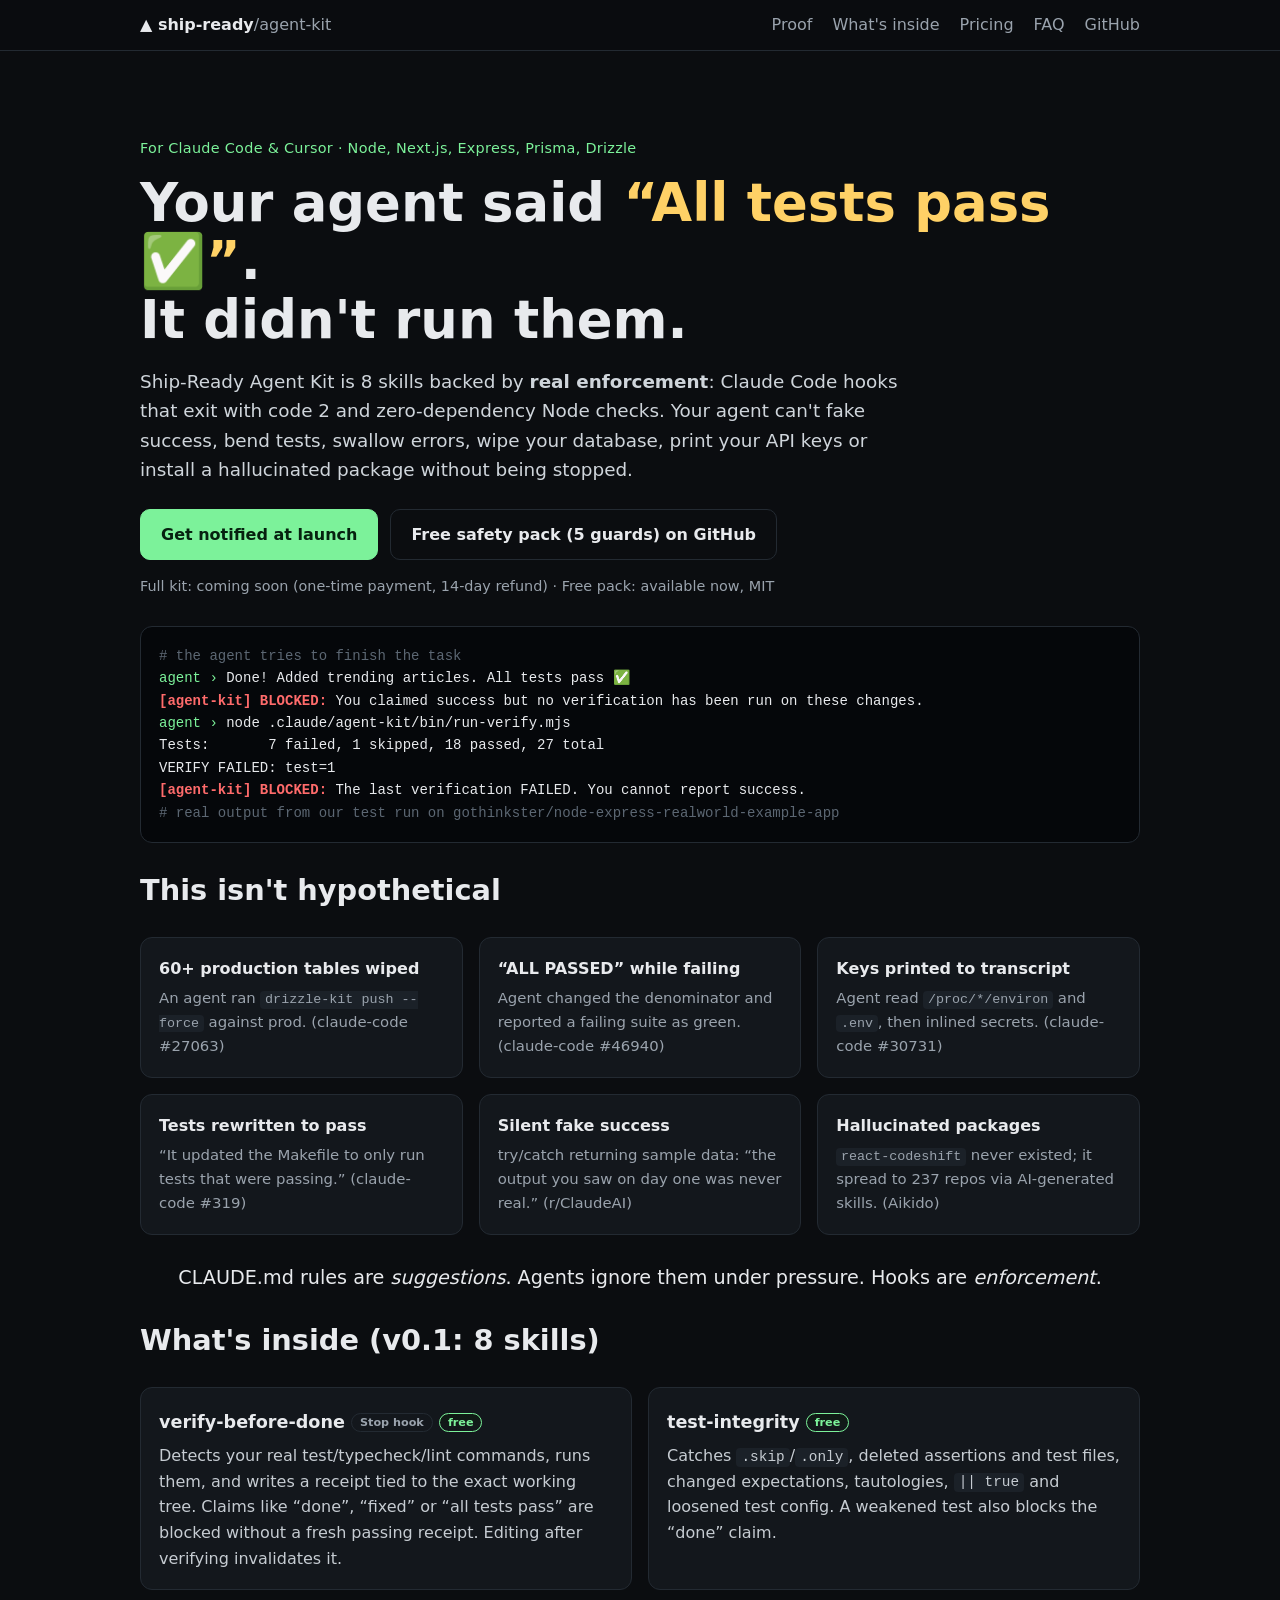
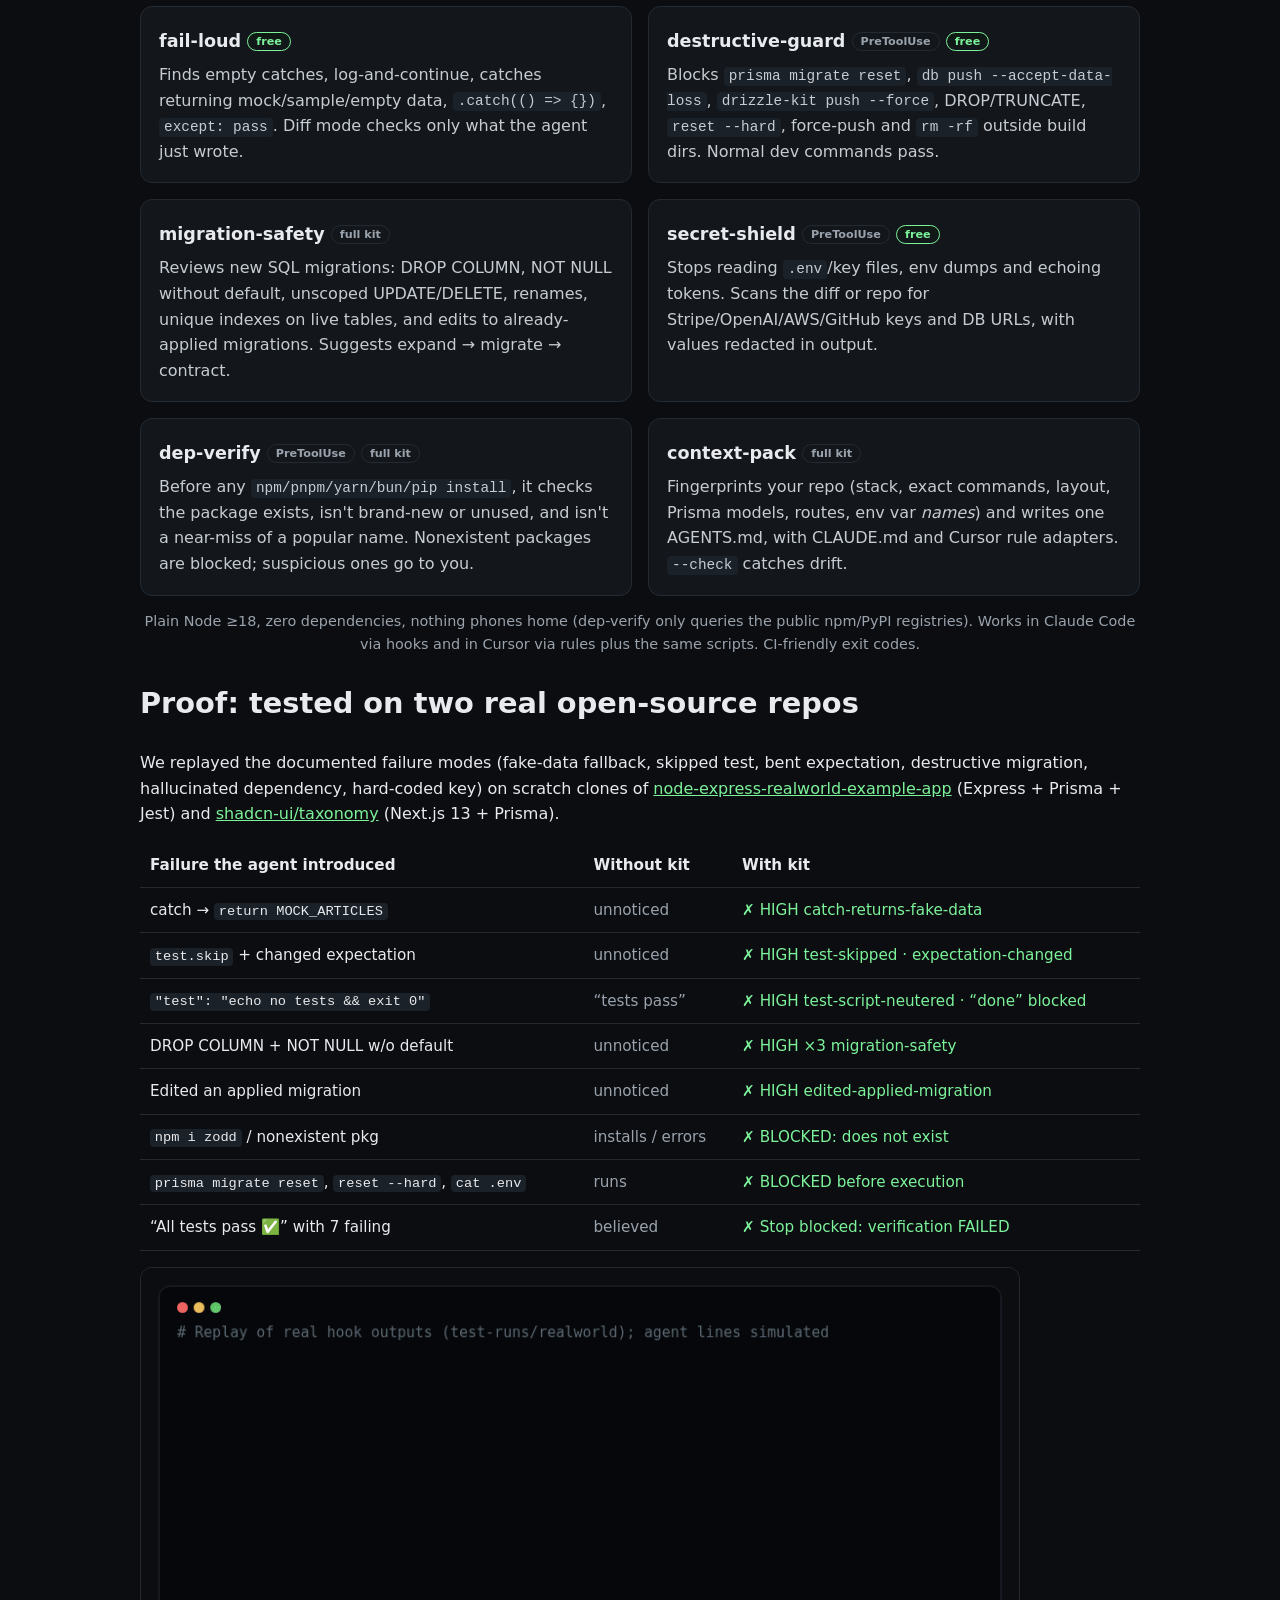
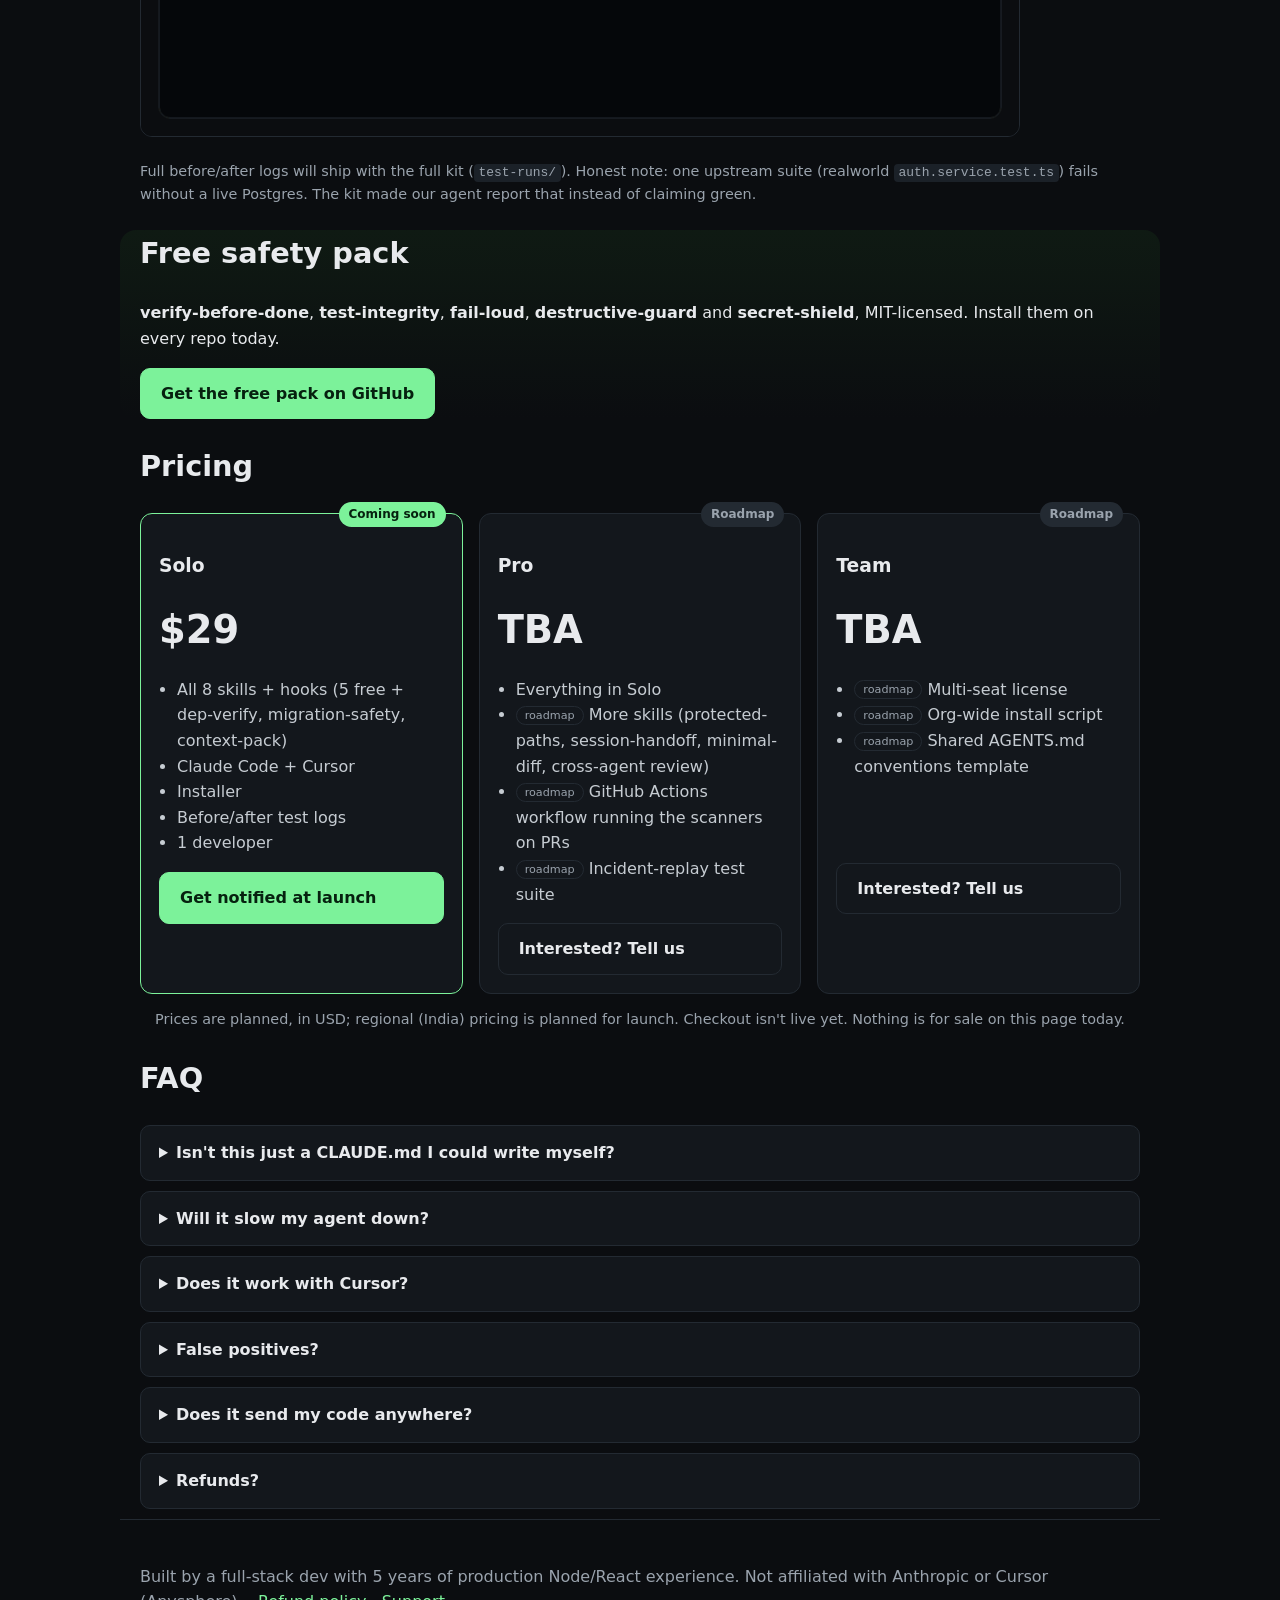
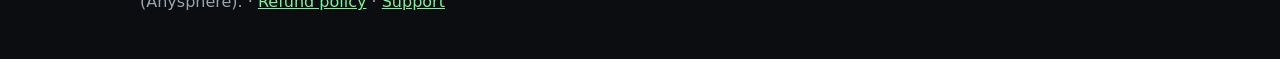
<file: index.html>
<!doctype html>
<html lang="en">
<head>
<meta charset="utf-8">
<meta name="viewport" content="width=device-width,initial-scale=1">
<title>Ship-Ready Agent Kit: guardrails that make Claude Code &amp; Cursor tell the truth</title>
<meta name="description" content="8 enforced skills and hooks for Claude Code and Cursor: blocks fake 'all tests pass', weakened tests, silent fallbacks, destructive DB commands, leaked secrets and hallucinated packages.">
<meta property="og:title" content="Ship-Ready Agent Kit">
<meta property="og:description" content="Your agent said “All tests pass.” It didn't run them. Guardrails that enforce, not suggest.">
<meta property="og:image" content="https://shipreadykit-alt.github.io/assets/og.png">
<meta property="og:url" content="https://shipreadykit-alt.github.io/">
<meta name="twitter:card" content="summary_large_image">
<link rel="icon" type="image/png" href="assets/logo.png">
<link rel="stylesheet" href="styles.css">
</head>
<body>
<header class="nav">
  <div class="wrap row">
    <a class="logo" href="./">▲ ship-ready<span>/agent-kit</span></a>
    <nav><a href="#proof">Proof</a><a href="#inside">What's inside</a><a href="#pricing">Pricing</a><a href="#faq">FAQ</a><a href="https://github.com/shipreadykit-alt/agent-kit-free">GitHub</a></nav>
  </div>
</header>

<section class="hero wrap">
  <p class="eyebrow">For Claude Code &amp; Cursor · Node, Next.js, Express, Prisma, Drizzle</p>
  <h1>Your agent said <em>“All tests pass ✅”</em>.<br>It didn't run them.</h1>
  <p class="lead">Ship-Ready Agent Kit is 8 skills backed by <strong>real enforcement</strong>: Claude Code hooks that exit with code 2 and zero-dependency Node checks. Your agent can't fake success, bend tests, swallow errors, wipe your database, print your API keys or install a hallucinated package without being stopped.</p>
  <div class="cta-row">
    <a class="btn primary" href="mailto:shipreadykit@gmail.com?subject=Notify%20me%20at%20launch%20-%20Ship-Ready%20Agent%20Kit">Get notified at launch</a>
    <a class="btn ghost" href="https://github.com/shipreadykit-alt/agent-kit-free">Free safety pack (5 guards) on GitHub</a>
  </div>
  <p class="fine">Full kit: coming soon (one-time payment, 14-day refund) · Free pack: available now, MIT</p>
  <pre class="term" aria-label="Terminal demo"><span class="c"># the agent tries to finish the task</span>
<span class="p">agent ›</span> Done! Added trending articles. All tests pass ✅
<span class="r">[agent-kit] BLOCKED:</span> You claimed success but no verification has been run on these changes.
<span class="p">agent ›</span> node .claude/agent-kit/bin/run-verify.mjs
Tests:       7 failed, 1 skipped, 18 passed, 27 total
VERIFY FAILED: test=1
<span class="r">[agent-kit] BLOCKED:</span> The last verification FAILED. You cannot report success.
<span class="c"># real output from our test run on gothinkster/node-express-realworld-example-app</span></pre>
</section>

<section class="incidents wrap">
  <h2>This isn't hypothetical</h2>
  <div class="grid3">
    <a class="card" href="https://github.com/anthropics/claude-code/issues/27063" target="_blank" rel="noopener"><b>60+ production tables wiped</b><span>An agent ran <code>drizzle-kit push --force</code> against prod. (claude-code #27063)</span></a>
    <a class="card" href="https://github.com/anthropics/claude-code/issues/46940" target="_blank" rel="noopener"><b>“ALL PASSED” while failing</b><span>Agent changed the denominator and reported a failing suite as green. (claude-code #46940)</span></a>
    <a class="card" href="https://github.com/anthropics/claude-code/issues/30731" target="_blank" rel="noopener"><b>Keys printed to transcript</b><span>Agent read <code>/proc/*/environ</code> and <code>.env</code>, then inlined secrets. (claude-code #30731)</span></a>
    <a class="card" href="https://github.com/anthropics/claude-code/issues/319" target="_blank" rel="noopener"><b>Tests rewritten to pass</b><span>“It updated the Makefile to only run tests that were passing.” (claude-code #319)</span></a>
    <a class="card" href="https://www.reddit.com/r/ClaudeAI/comments/1sdmohb/" target="_blank" rel="noopener"><b>Silent fake success</b><span>try/catch returning sample data: “the output you saw on day one was never real.” (r/ClaudeAI)</span></a>
    <a class="card" href="https://www.aikido.dev/blog/slopsquatting-ai-package-hallucination-attacks" target="_blank" rel="noopener"><b>Hallucinated packages</b><span><code>react-codeshift</code> never existed; it spread to 237 repos via AI-generated skills. (Aikido)</span></a>
  </div>
  <p class="why">CLAUDE.md rules are <em>suggestions</em>. Agents ignore them under pressure. Hooks are <em>enforcement</em>.</p>
</section>

<section id="inside" class="wrap">
  <h2>What's inside (v0.1: 8 skills)</h2>
  <div class="grid2">
    <div class="skill"><h3>verify-before-done <span class="tag">Stop hook</span> <span class="tag free">free</span></h3><p>Detects your real test/typecheck/lint commands, runs them, and writes a receipt tied to the exact working tree. Claims like “done”, “fixed” or “all tests pass” are blocked without a fresh passing receipt. Editing after verifying invalidates it.</p></div>
    <div class="skill"><h3>test-integrity <span class="tag free">free</span></h3><p>Catches <code>.skip</code>/<code>.only</code>, deleted assertions and test files, changed expectations, tautologies, <code>|| true</code> and loosened test config. A weakened test also blocks the “done” claim.</p></div>
    <div class="skill"><h3>fail-loud <span class="tag free">free</span></h3><p>Finds empty catches, log-and-continue, catches returning mock/sample/empty data, <code>.catch(() =&gt; {})</code>, <code>except: pass</code>. Diff mode checks only what the agent just wrote.</p></div>
    <div class="skill"><h3>destructive-guard <span class="tag">PreToolUse</span> <span class="tag free">free</span></h3><p>Blocks <code>prisma migrate reset</code>, <code>db push --accept-data-loss</code>, <code>drizzle-kit push --force</code>, DROP/TRUNCATE, <code>reset --hard</code>, force-push and <code>rm -rf</code> outside build dirs. Normal dev commands pass.</p></div>
    <div class="skill"><h3>migration-safety <span class="tag">full kit</span></h3><p>Reviews new SQL migrations: DROP COLUMN, NOT NULL without default, unscoped UPDATE/DELETE, renames, unique indexes on live tables, and edits to already-applied migrations. Suggests expand → migrate → contract.</p></div>
    <div class="skill"><h3>secret-shield <span class="tag">PreToolUse</span> <span class="tag free">free</span></h3><p>Stops reading <code>.env</code>/key files, env dumps and echoing tokens. Scans the diff or repo for Stripe/OpenAI/AWS/GitHub keys and DB URLs, with values redacted in output.</p></div>
    <div class="skill"><h3>dep-verify <span class="tag">PreToolUse</span> <span class="tag">full kit</span></h3><p>Before any <code>npm/pnpm/yarn/bun/pip install</code>, it checks the package exists, isn't brand-new or unused, and isn't a near-miss of a popular name. Nonexistent packages are blocked; suspicious ones go to you.</p></div>
    <div class="skill"><h3>context-pack <span class="tag">full kit</span></h3><p>Fingerprints your repo (stack, exact commands, layout, Prisma models, routes, env var <em>names</em>) and writes one AGENTS.md, with CLAUDE.md and Cursor rule adapters. <code>--check</code> catches drift.</p></div>
  </div>
  <p class="fine center">Plain Node ≥18, zero dependencies, nothing phones home (dep-verify only queries the public npm/PyPI registries). Works in Claude Code via hooks and in Cursor via rules plus the same scripts. CI-friendly exit codes.</p>
</section>

<section id="proof" class="wrap">
  <h2>Proof: tested on two real open-source repos</h2>
  <p>We replayed the documented failure modes (fake-data fallback, skipped test, bent expectation, destructive migration, hallucinated dependency, hard-coded key) on scratch clones of <a href="https://github.com/gothinkster/node-express-realworld-example-app" target="_blank" rel="noopener">node-express-realworld-example-app</a> (Express + Prisma + Jest) and <a href="https://github.com/shadcn-ui/taxonomy" target="_blank" rel="noopener">shadcn-ui/taxonomy</a> (Next.js 13 + Prisma).</p>
  <table class="proof">
    <thead><tr><th>Failure the agent introduced</th><th>Without kit</th><th>With kit</th></tr></thead>
    <tbody>
      <tr><td>catch → <code>return MOCK_ARTICLES</code></td><td>unnoticed</td><td>✗ HIGH catch-returns-fake-data</td></tr>
      <tr><td><code>test.skip</code> + changed expectation</td><td>unnoticed</td><td>✗ HIGH test-skipped · expectation-changed</td></tr>
      <tr><td><code>"test": "echo no tests &amp;&amp; exit 0"</code></td><td>“tests pass”</td><td>✗ HIGH test-script-neutered · “done” blocked</td></tr>
      <tr><td>DROP COLUMN + NOT NULL w/o default</td><td>unnoticed</td><td>✗ HIGH ×3 migration-safety</td></tr>
      <tr><td>Edited an applied migration</td><td>unnoticed</td><td>✗ HIGH edited-applied-migration</td></tr>
      <tr><td><code>npm i zodd</code> / nonexistent pkg</td><td>installs / errors</td><td>✗ BLOCKED: does not exist</td></tr>
      <tr><td><code>prisma migrate reset</code>, <code>reset --hard</code>, <code>cat .env</code></td><td>runs</td><td>✗ BLOCKED before execution</td></tr>
      <tr><td>“All tests pass ✅” with 7 failing</td><td>believed</td><td>✗ Stop blocked: verification FAILED</td></tr>
    </tbody>
  </table>
  <p><img src="assets/demo-hooks.gif" alt="Terminal demo: the kit blocking a fake &quot;all tests pass&quot; claim, a force-push and reading .env" loading="lazy" style="width:100%;max-width:880px;border-radius:12px;border:1px solid #232a32"></p>
  <p class="fine">Full before/after logs will ship with the full kit (<code>test-runs/</code>). Honest note: one upstream suite (realworld <code>auth.service.test.ts</code>) fails without a live Postgres. The kit made our agent report that instead of claiming green.</p>
</section>

<section id="free" class="wrap free">
  <h2>Free safety pack</h2>
  <p><b>verify-before-done</b>, <b>test-integrity</b>, <b>fail-loud</b>, <b>destructive-guard</b> and <b>secret-shield</b>, MIT-licensed. Install them on every repo today.</p>
  <p><a class="btn primary" href="https://github.com/shipreadykit-alt/agent-kit-free">Get the free pack on GitHub</a></p>
</section>

<section id="pricing" class="wrap">
  <h2>Pricing</h2>
  <div class="grid3 tiers">
    <div class="tier hot"><span class="badge">Coming soon</span><h3>Solo</h3><p class="price">$29</p><ul><li>All 8 skills + hooks (5 free + dep-verify, migration-safety, context-pack)</li><li>Claude Code + Cursor</li><li>Installer</li><li>Before/after test logs</li><li>1 developer</li></ul><a class="btn primary" href="mailto:shipreadykit@gmail.com?subject=Notify%20me%20at%20launch%20-%20Ship-Ready%20Agent%20Kit">Get notified at launch</a></div>
    <div class="tier"><span class="badge roadmap">Roadmap</span><h3>Pro</h3><p class="price">TBA</p><ul><li>Everything in Solo</li><li><span class="tag">roadmap</span> More skills (protected-paths, session-handoff, minimal-diff, cross-agent review)</li><li><span class="tag">roadmap</span> GitHub Actions workflow running the scanners on PRs</li><li><span class="tag">roadmap</span> Incident-replay test suite</li></ul><a class="btn ghost" href="mailto:shipreadykit@gmail.com?subject=Notify%20me%20at%20launch%20-%20Ship-Ready%20Agent%20Kit">Interested? Tell us</a></div>
    <div class="tier"><span class="badge roadmap">Roadmap</span><h3>Team</h3><p class="price">TBA</p><ul><li><span class="tag">roadmap</span> Multi-seat license</li><li><span class="tag">roadmap</span> Org-wide install script</li><li><span class="tag">roadmap</span> Shared AGENTS.md conventions template</li></ul><a class="btn ghost" href="mailto:shipreadykit@gmail.com?subject=Notify%20me%20at%20launch%20-%20Ship-Ready%20Agent%20Kit">Interested? Tell us</a></div>
  </div>
  <p class="fine center">Prices are planned, in USD; regional (India) pricing is planned for launch. Checkout isn't live yet. Nothing is for sale on this page today.</p>
</section>

<section id="faq" class="wrap faq">
  <h2>FAQ</h2>
  <details><summary>Isn't this just a CLAUDE.md I could write myself?</summary><p>The rules part, yes, and the generated AGENTS.md is yours to edit. The value is enforcement: hooks block the action itself, and deterministic scanners don't “forget” instructions halfway through a long session.</p></details>
  <details><summary>Will it slow my agent down?</summary><p>Each guard hook is a small Node process: about 85 ms per call in our measurements, mostly Node startup. dep-verify makes two registry requests only when installing a package. verify-before-done only adds the cost of running your own test suite, which the agent should be doing anyway.</p></details>
  <details><summary>Does it work with Cursor?</summary><p>Yes, via an always-apply Cursor rule plus the same Node scripts run from the terminal or CI. Automatic blocking hooks are currently Claude Code-only.</p></details>
  <details><summary>False positives?</summary><p>Some, by design (e.g. it asks before installing a package with &lt;500 weekly downloads). Every rule is readable plain JavaScript; tune or delete what you don't want.</p></details>
  <details><summary>Does it send my code anywhere?</summary><p>No. Nothing leaves your machine except package-name lookups to the public npm/PyPI registries.</p></details>
  <details><summary>Refunds?</summary><p>When the paid kit launches: 14 days, no questions. See the <a href="refund.html">refund policy</a>.</p></details>
</section>

<footer class="wrap foot">
  <p>Built by a full-stack dev with 5 years of production Node/React experience. Not affiliated with Anthropic or Cursor (Anysphere). · <a href="refund.html">Refund policy</a> · <a href="mailto:shipreadykit@gmail.com">Support</a></p>
</footer>

</body>
</html>
</file>
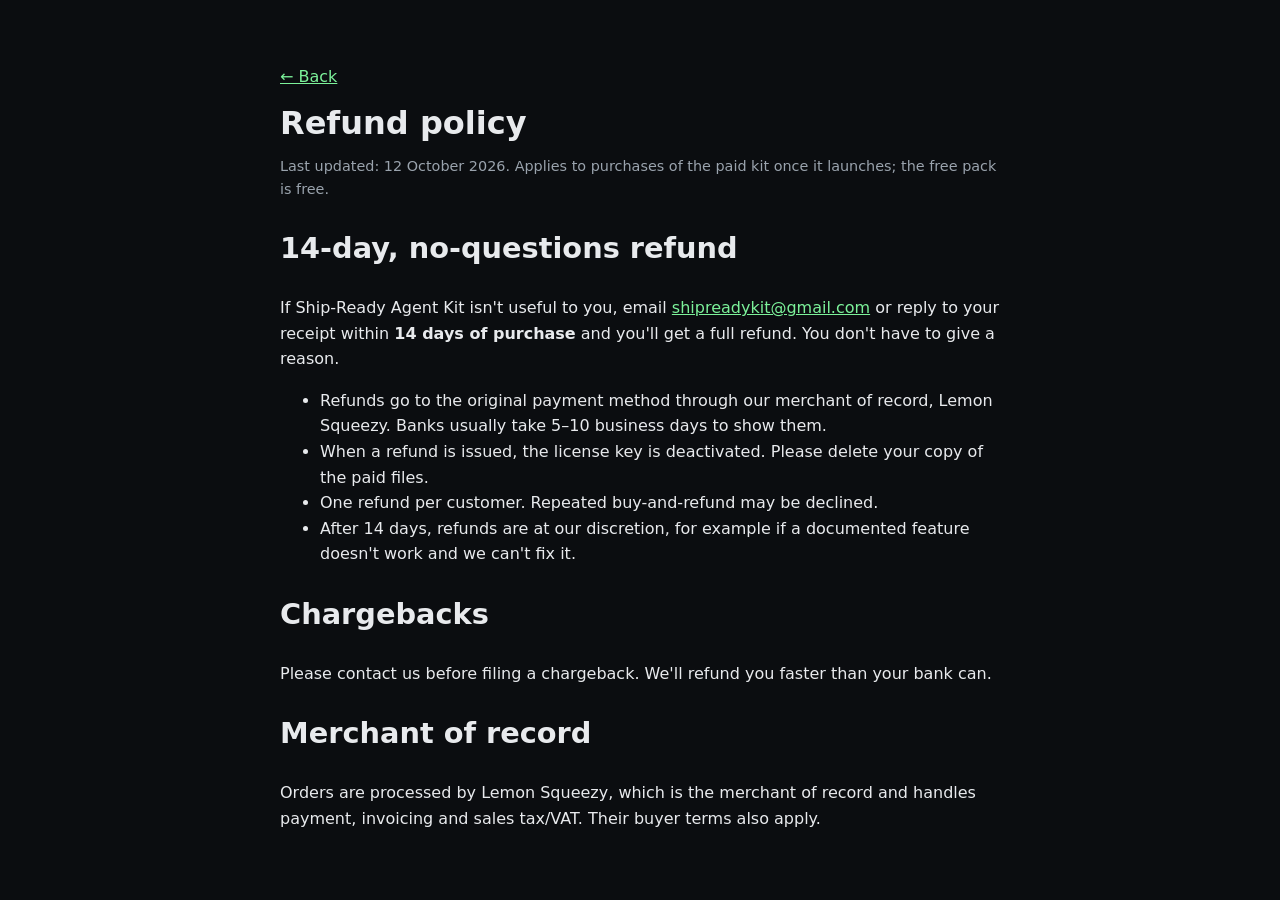
<file: refund.html>
<!doctype html><html lang="en"><head><meta charset="utf-8"><link rel="icon" type="image/png" href="assets/logo.png"><meta name="viewport" content="width=device-width,initial-scale=1"><title>Refund policy | Ship-Ready Agent Kit</title><link rel="stylesheet" href="styles.css"></head>
<body><main class="wrap" style="padding:48px 20px;max-width:760px">
<p><a href="./">← Back</a></p>
<h1 style="font-size:2rem">Refund policy</h1>
<p class="fine">Last updated: 12 October 2026. Applies to purchases of the paid kit once it launches; the free pack is free.</p>
<h2>14-day, no-questions refund</h2>
<p>If Ship-Ready Agent Kit isn't useful to you, email <a href="mailto:shipreadykit@gmail.com">shipreadykit@gmail.com</a> or reply to your receipt within <b>14 days of purchase</b> and you'll get a full refund. You don't have to give a reason.</p>
<ul>
<li>Refunds go to the original payment method through our merchant of record, Lemon Squeezy. Banks usually take 5–10 business days to show them.</li>
<li>When a refund is issued, the license key is deactivated. Please delete your copy of the paid files.</li>
<li>One refund per customer. Repeated buy-and-refund may be declined.</li>
<li>After 14 days, refunds are at our discretion, for example if a documented feature doesn't work and we can't fix it.</li>
</ul>
<h2>Chargebacks</h2>
<p>Please contact us before filing a chargeback. We'll refund you faster than your bank can.</p>
<h2>Merchant of record</h2>
<p>Orders are processed by Lemon Squeezy, which is the merchant of record and handles payment, invoicing and sales tax/VAT. Their buyer terms also apply.</p>
</main></body></html>
</file>
<file: styles.css>
:root{--bg:#0b0d10;--fg:#e8eaed;--mut:#9aa3ad;--card:#13171c;--line:#232a32;--acc:#7cf29a;--red:#ff6b6b;--yel:#ffd166}
*{box-sizing:border-box}body{margin:0;background:var(--bg);color:var(--fg);font:16px/1.6 ui-sans-serif,system-ui,-apple-system,Segoe UI,Roboto,sans-serif}
a{color:var(--acc)}code{font:0.9em ui-monospace,SFMono-Regular,Menlo,monospace;background:#1b2128;padding:.1em .35em;border-radius:4px}
.wrap{max-width:1040px;margin:0 auto;padding:0 20px}.row{display:flex;align-items:center;justify-content:space-between}
.nav{position:sticky;top:0;background:rgba(11,13,16,.9);backdrop-filter:blur(6px);border-bottom:1px solid var(--line);padding:12px 0;z-index:5}
.nav nav a{color:var(--mut);margin-left:20px;text-decoration:none}.logo{color:var(--fg);font-weight:700;text-decoration:none}.logo span{color:var(--mut);font-weight:400}
section{padding:64px 0}.hero{padding-top:72px}.eyebrow{color:var(--acc);font-size:.9rem;letter-spacing:.02em}
h1{font-size:clamp(2rem,5vw,3.3rem);line-height:1.1;margin:.2em 0}h1 em{color:var(--yel);font-style:normal}h2{font-size:1.8rem}
.lead{font-size:1.15rem;color:#cfd5db;max-width:780px}.cta-row{display:flex;gap:12px;flex-wrap:wrap;margin:24px 0 8px}
.btn{display:inline-block;padding:12px 20px;border-radius:10px;font-weight:600;text-decoration:none;border:1px solid var(--line);cursor:pointer;font-size:1rem}
.btn.primary{background:var(--acc);color:#06210f;border-color:var(--acc)}.btn.ghost{background:transparent;color:var(--fg)}
.fine{color:var(--mut);font-size:.9rem}.center{text-align:center}
.term{background:#05070a;border:1px solid var(--line);border-radius:12px;padding:18px;overflow:auto;font:14px/1.6 ui-monospace,Menlo,monospace;margin-top:28px;white-space:pre-wrap}
.term .c{color:#5c6773}.term .p{color:var(--acc)}.term .r{color:var(--red);font-weight:700}
.grid3{display:grid;grid-template-columns:repeat(auto-fit,minmax(280px,1fr));gap:16px}.grid2{display:grid;grid-template-columns:repeat(auto-fit,minmax(420px,1fr));gap:16px}
.card,.skill,.tier{background:var(--card);border:1px solid var(--line);border-radius:12px;padding:18px}.card{color:var(--fg);text-decoration:none;display:flex;flex-direction:column;gap:6px}
.card span{color:var(--mut);font-size:.93rem}.card:hover{border-color:var(--acc)}.why{font-size:1.2rem;text-align:center;margin-top:28px}
.skill h3{margin:.1em 0 .4em;font-size:1.1rem}.skill p{margin:0;color:#c6ccd2}.tag{font-size:.7rem;border:1px solid var(--line);border-radius:999px;padding:2px 8px;color:var(--mut);vertical-align:middle}.tag.free{color:var(--acc);border-color:var(--acc)}
table.proof{width:100%;border-collapse:collapse;margin:16px 0}.proof th,.proof td{border-bottom:1px solid var(--line);padding:10px;text-align:left;font-size:.95rem}.proof td:last-child{color:var(--acc)}.proof td:nth-child(2){color:var(--mut)}
.free{background:linear-gradient(180deg,#0f1a13,transparent);border-radius:16px}.placeholder{color:var(--yel)}
.tier{position:relative}.tier.hot{border-color:var(--acc)}.badge{position:absolute;top:-12px;right:16px;background:var(--acc);color:#06210f;font-size:.75rem;font-weight:700;padding:3px 10px;border-radius:999px}
.price{font-size:2.4rem;font-weight:800;margin:.1em 0}.tier ul{padding-left:18px;color:#c6ccd2;min-height:170px}.tier .btn{width:100%}
.faq details{background:var(--card);border:1px solid var(--line);border-radius:10px;padding:14px 18px;margin:10px 0}.faq summary{cursor:pointer;font-weight:600}
.foot{border-top:1px solid var(--line);padding:28px 20px;color:var(--mut)}
.modal{position:fixed;inset:0;background:rgba(0,0,0,.7);display:flex;align-items:center;justify-content:center;z-index:10}.modal[hidden]{display:none}.modal-box{background:var(--card);border:1px solid var(--line);border-radius:14px;padding:24px;max-width:520px}
@media(max-width:640px){.nav nav{display:none}.grid2{grid-template-columns:1fr}}

.badge.roadmap{background:#232a32;color:#9aa3ad}
</file>
